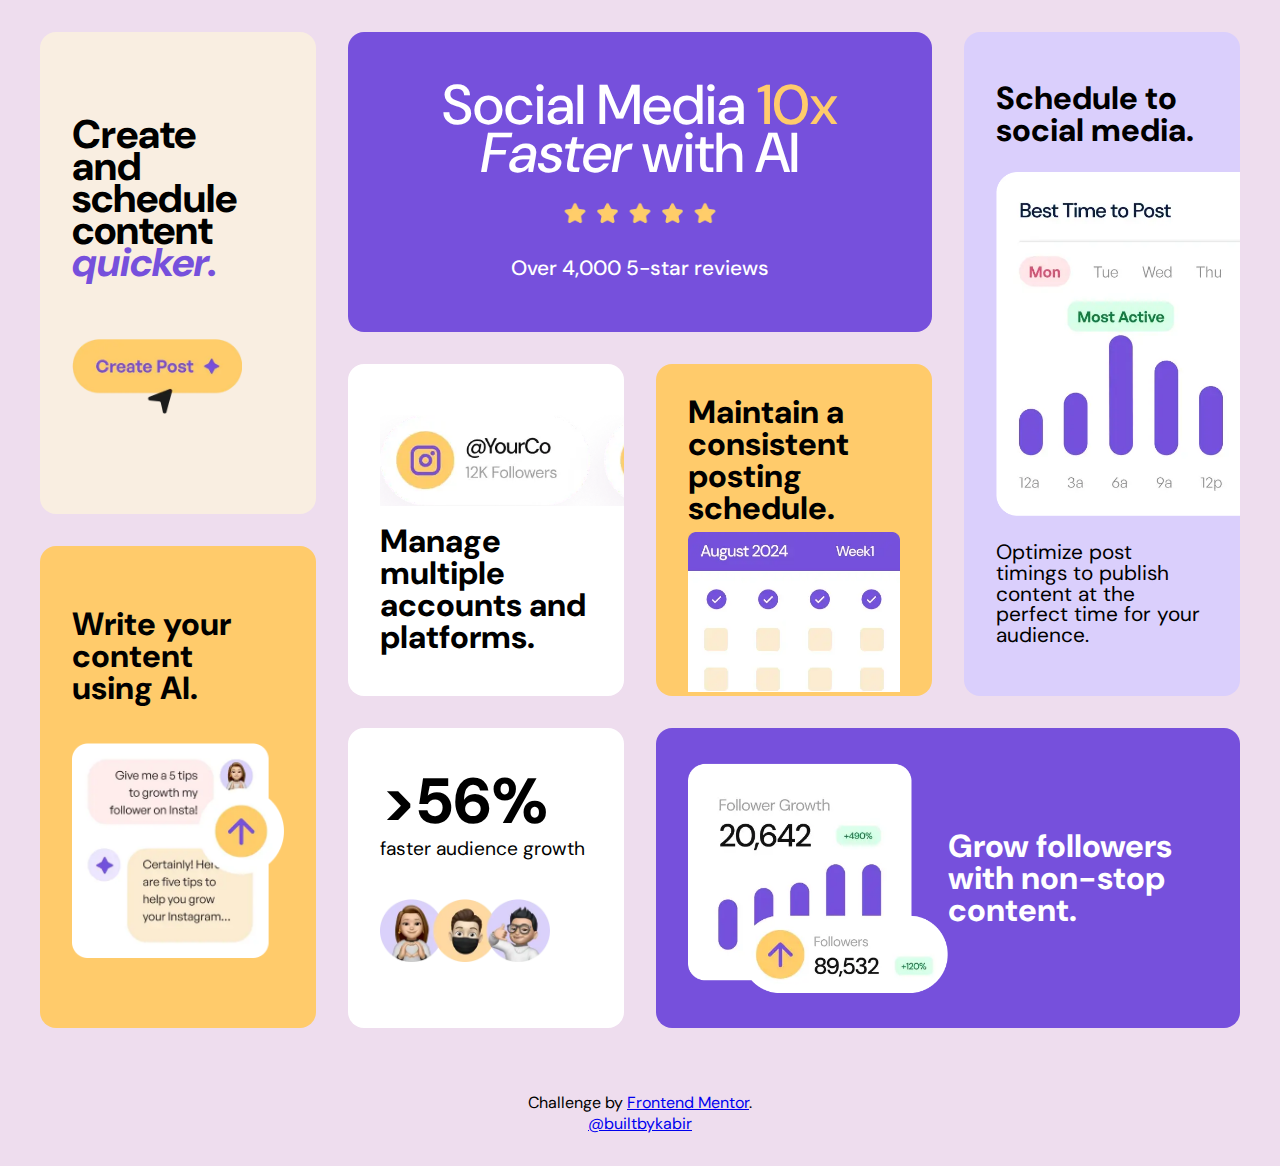
<file: bento-grid/index.html>
<!doctype html>
<html lang="en">
  <head>
    <meta charset="UTF-8" />
    <meta name="viewport" content="width=device-width, initial-scale=1.0" />
    <link
      rel="icon"
      type="image/png"
      sizes="32x32"
      href="./assets/images/favicon-32x32.png"
    />
    <title>Bento Grid</title>
    <link rel="stylesheet" href="style.css" />
  </head>
  <body>
    <div class="container">
      <div class="card social-media">
        <p>Social Media <span>10x</span> <i>Faster</i> with AI</p>
        <img src=".\assets\images\illustration-five-stars.webp" alt="" />
        <p>Over 4,000 5-star reviews</p>
      </div>

      <div class="card multiple-accounts">
        <img
          src=".\assets\images\illustration-multiple-platforms.webp"
          alt=""
        />
        <p>Manage multiple accounts and platforms.</p>
      </div>

      <div class="card posting-schedule">
        <p>Maintain a consistent posting schedule.</p>
        <img
          src=".\assets\images\illustration-consistent-schedule.webp"
          alt=""
        />
      </div>

      <div class="card optimize-timing">
        <p>Schedule to social media.</p>
        <img src=".\assets\images\illustration-schedule-posts.webp" alt="" />
        <p>
          Optimize post timings to publish content at the perfect time for your
          audience.
        </p>
      </div>

      <div class="card grow-followers">
        <img src=".\assets\images\illustration-grow-followers.webp" alt="" />
        <p>
          Grow followers<br />
          with non-stop content.
        </p>
      </div>

      <div class="card audience-growth">
        <p>
          <span>&gt;56%</span><br />
          faster audience growth
        </p>
        <img src=".\assets\images\illustration-audience-growth.webp" alt="" />
      </div>

      <div class="card schedule-content">
        <p>
          Create and schedule content <span><i>quicker.</i></span>
        </p>
        <img src=".\assets\images\illustration-create-post.webp" alt="" />
      </div>

      <div class="card ai-content">
        <p>Write your content using AI.</p>
        <img src=".\assets\images\illustration-ai-content.webp" alt="" />
      </div>
    </div>

    <div class="attribution">
      Challenge by
      <a href="https://www.frontendmentor.io?ref=challenge" target="_blank"
        >Frontend Mentor</a
      >.<br />
      <a href="https://github.com/builtbykabir" target="_blank"
        >@builtbykabir</a
      >
    </div>
  </body>
</html>
</file>
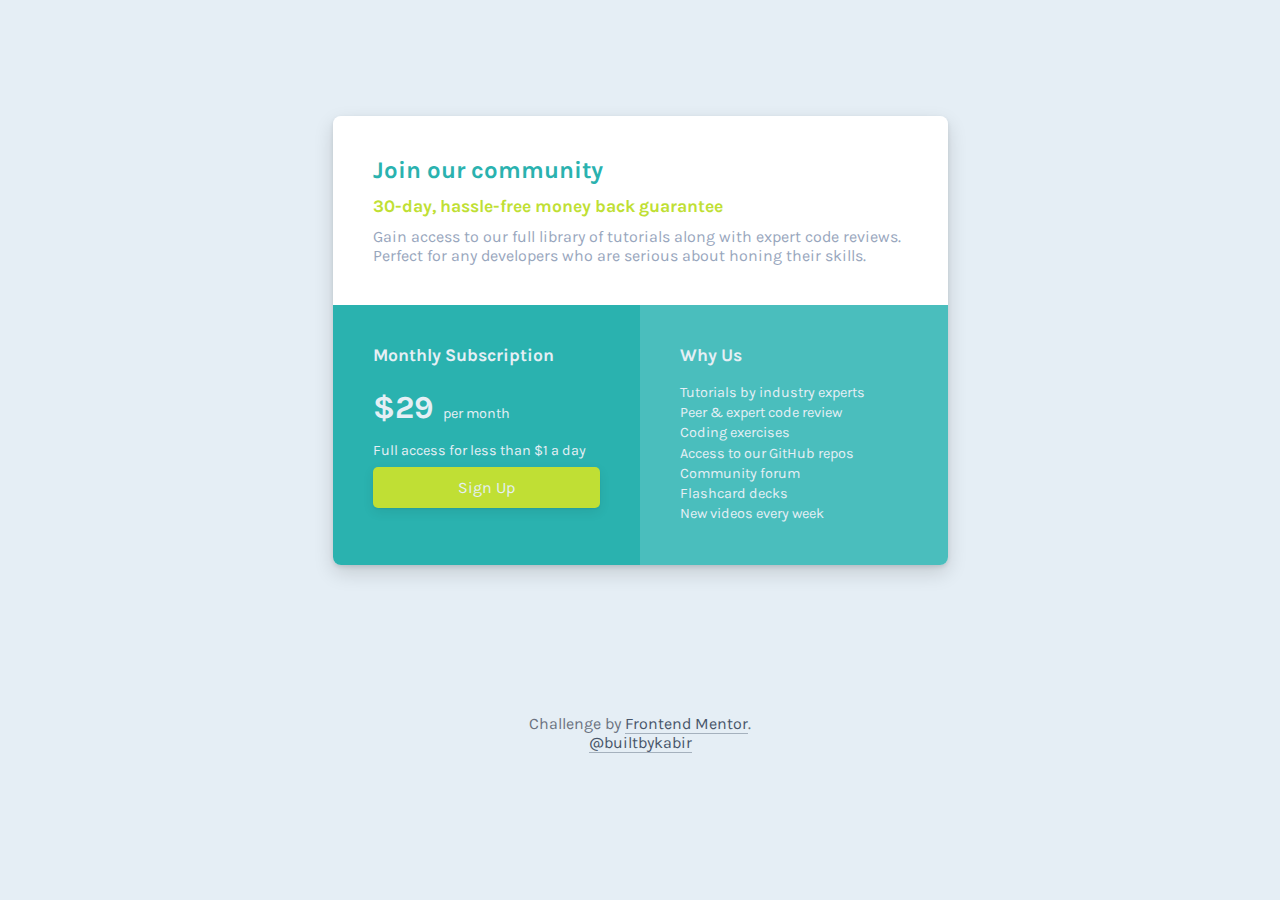
<file: price-grid-component/index.html>
<!DOCTYPE html>
<html lang="en">
  <head>
    <meta charset="UTF-8" />
    <meta name="viewport" content="width=device-width, initial-scale=1.0" />
    <link
      rel="icon"
      type="image/png"
      sizes="32x32"
      href="./images/favicon-32x32.png"
    />
    <title>Single Price Grid Component</title>
    <link rel="stylesheet" href="styles.css" />
  </head>
  <body>
    <div class="container">
      <div class="community-section">
        <h1>Join our community</h1>
        <p class="community-byline">30-day, hassle-free money back guarantee</p>
        <p class="community-description">
          Gain access to our full library of tutorials along with expert code
          reviews. Perfect for any developers who are serious about honing their
          skills.
        </p>
      </div>
      <div class="price-section">
        <h2>Monthly Subscription</h2>
        <p><span>&dollar;29</span>&nbsp; &nbsp;per month</p>
        <p>Full access for less than &dollar;1 a day</p>
        <button>Sign Up</button>
      </div>
      <div class="why-us-section">
        <h3>Why Us</h3>
        <ul>
          <li>Tutorials by industry experts</li>
          <li>Peer &amp; expert code review</li>
          <li>Coding exercises</li>
          <li>Access to our GitHub repos</li>
          <li>Community forum</li>
          <li>Flashcard decks</li>
          <li>New videos every week</li>
        </ul>
      </div>
    </div>

    <div class="attribution">
      Challenge by
      <a href="https://www.frontendmentor.io?ref=challenge" target="_blank"
        >Frontend Mentor</a
      >.<br />
      <a href="https://github.com/builtbykabir" target="_blank"
        >@builtbykabir</a
      >
    </div>
  </body>
</html>
</file>
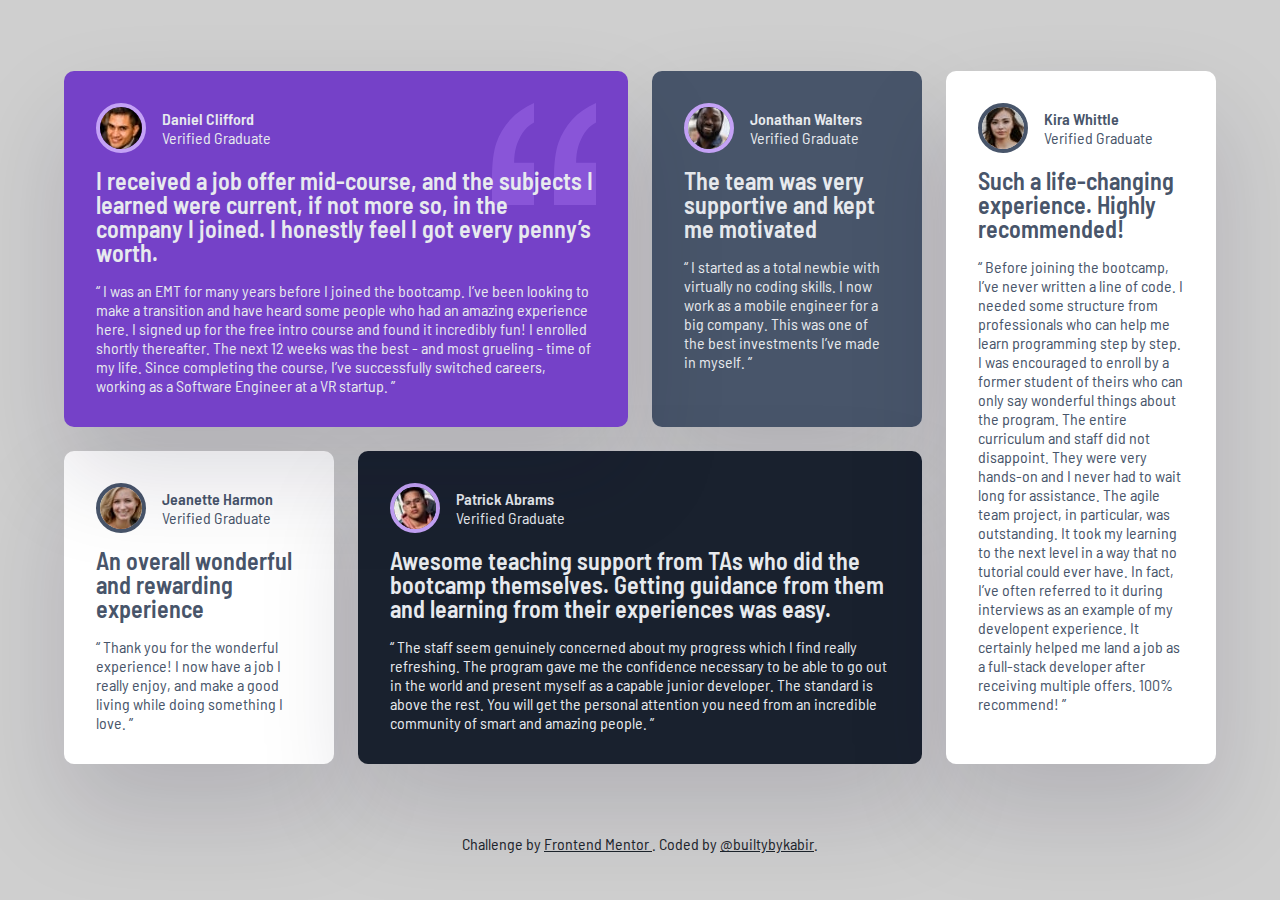
<file: testimonials-grid-section/index.html>
<!DOCTYPE html>
<html lang="en">
<head>
  <meta charset="UTF-8" />
  <meta name="viewport" content="width=device-width, initial-scale=1.0" />
  <link rel="icon" type="image/png" sizes="32x32" href="./images/favicon-32x32.png" />
  <link rel="stylesheet" href="style.css" />
  <title>Testimonials Grid Section</title>
</head>

<body>
  <div class="container">
    <div class="card">
      <div class="profile">
        <div class="img">
          <img src="./images/image-daniel.jpg" alt="" />
        </div>
        <div class="name">
          <p>Daniel Clifford</p>
          <p>Verified Graduate</p>
        </div>
      </div>
      <div class="quotation-svg">
          <img src="./images/bg-pattern-quotation.svg" alt="">
        </div>
      <div class="content">
        <p>
          I received a job offer mid-course, and the subjects I learned were current, if not more so, in the company I joined. I honestly feel I got every penny’s worth.
        </p>
        <p>
          “ I was an EMT for many years before I joined the bootcamp. I’ve been looking to make a 
          transition and have heard some people who had an amazing experience here. I signed up 
          for the free intro course and found it incredibly fun! I enrolled shortly thereafter. 
          The next 12 weeks was the best - and most grueling - time of my life. Since completing 
          the course, I’ve successfully switched careers, working as a Software Engineer at a VR startup. ”
        </p>
      </div>
    </div>

    <div class="card">
      <div class="profile">
        <div class="img">
          <img src="./images/image-jonathan.jpg" alt="" />
        </div>
        <div class="name">
          <p>Jonathan Walters</p>
          <p>Verified Graduate</p>
        </div>
      </div>
      <div class="content">
        <p>The team was very supportive and kept me motivated</p>
        <p>
          “ I started as a total newbie with virtually no coding skills. I now work as a mobile engineer 
          for a big company. This was one of the best investments I’ve made in myself. ”
        </p>
      </div>
    </div>

    <div class="card">
      <div class="profile">
        <div class="img">
          <img src="./images/image-jeanette.jpg" alt="" />
        </div>
        <div class="name">
          <p>Jeanette Harmon</p>
          <p>Verified Graduate</p>
        </div>
      </div>
      <div class="content">
        <p>An overall wonderful and rewarding experience</p>
        <p>
          “ Thank you for the wonderful experience! I now have a job I really enjoy, and make a good living 
          while doing something I love. ”
        </p>
      </div>
    </div>

    <div class="card">
      <div class="profile">
        <div class="img">
          <img src="./images/image-patrick.jpg" alt="" />
        </div>
        <div class="name">
          <p>Patrick Abrams</p>
          <p>Verified Graduate</p>
        </div>
      </div>
      <div class="content">
        <p>
          Awesome teaching support from TAs who did the bootcamp themselves. Getting guidance from them and 
          learning from their experiences was easy.
        </p>
        <p>
          “ The staff seem genuinely concerned about my progress which I find really refreshing. The program 
          gave me the confidence necessary to be able to go out in the world and present myself as a capable 
          junior developer. The standard is above the rest. You will get the personal attention you need from 
          an incredible community of smart and amazing people. ”
        </p>
      </div>
    </div>

    <div class="card">
      <div class="profile">
        <div class="img">
          <img src="./images/image-kira.jpg" alt="" />
        </div>
        <div class="name">
          <p>Kira Whittle</p>
          <p>Verified Graduate</p>
        </div>
      </div>
      <div class="content">
        <p>Such a life-changing experience. Highly recommended!</p>
        <p>
          “ Before joining the bootcamp, I’ve never written a line of code. I needed some structure from 
          professionals who can help me learn programming step by step. I was encouraged to enroll by a former 
          student of theirs who can only say wonderful things about the program. The entire curriculum and staff 
          did not disappoint. They were very hands-on and I never had to wait long for assistance. The agile team 
          project, in particular, was outstanding. It took my learning to the next level in a way that no tutorial 
          could ever have. In fact, I’ve often referred to it during interviews as an example of my developent 
          experience. It certainly helped me land a job as a full-stack developer after receiving multiple offers. 
          100% recommend! ”
        </p>
      </div>
    </div>
  </div>

  <div class="attribution">
    Challenge by
    <a href="https://www.frontendmentor.io?ref=challenge" target="_blank">
      Frontend Mentor
    </a>.
    Coded by <a href="https://github.com/builtbykabir">@builtybykabir</a>.
  </div>
</body>
</html>
</file>
<file: bento-grid/style.css>
@import url("https://fonts.googleapis.com/css2?family=DM+Sans:ital,opsz,wght@0,9..40,100..1000;1,9..40,100..1000&display=swap");

* {
  margin: 0;
  padding: 0;
  box-sizing: border-box;
  font-family: "DM Sans";
}

body {
  min-height: 100vh;
  display: flex;
  flex-direction: column;
  justify-content: center;
  align-items: center;
  background-color: #ede;
}

.container {
  width: 350px;
}

.card {
  margin: 1rem 0;
  width: 100%;
  display: flex;
  flex-direction: column;
  align-items: center;
  justify-content: center;
  border-radius: 1rem;
  text-align: left;
  padding: 2rem;
}

.social-media {
  background-color: hsl(256, 67%, 59%);
  grid-area: area1;
  color: #fff;
  text-align: center;
  grid-column: 2/4;
  grid-row: 1/2;
}

.social-media p span {
  color: hsl(39, 100%, 71%);
}

.card img {
  width: 80%;
  padding: 0.5rem 0;
}

.social-media p:nth-child(1) {
  line-height: 2.2rem;
  width: 80%;
  font-size: 2rem;
  font-weight: 500;
}

.multiple-accounts {
  background-color: hsl(0, 0%, 100%);
  grid-area: area2;
  grid-column: 2/3;
  grid-row: 2/4;
}

.posting-schedule {
  background-color: hsl(39, 100%, 71%);
  align-items: flex-start;
  padding-bottom: 0;
  grid-area: area3;
  grid-column: 3/4;
  grid-row: 2/4;
}

.card p {
  line-height: 1.3rem;
  font-size: 1.3rem;
  font-weight: bold;
}

.optimize-timing {
  background-color: hsl(254, 88%, 90%);
  grid-area: area4;
  text-align: center;
  grid-column: 4/5;
  grid-row: 1/4;
}

.optimize-timing p {
  font-weight: 500;
}

.grow-followers {
  background-color: hsl(256, 67%, 59%);
  grid-area: area5;
  text-align: center;
  grid-column: 3/5;
  grid-row: 4/5;
}

.grow-followers p {
  color: hsl(0, 0%, 100%);
}

.audience-growth {
  background-color: hsl(0, 0%, 100%);
  align-items: flex-start;
  grid-area: area6;
  grid-column: 2/3;
  grid-row: 4/5;
}

.audience-growth p span {
  font-size: 2rem;
  font-weight: 800;
}

.schedule-content {
  background-color: hsl(31, 66%, 93%);
  align-items: flex-start;
  grid-area: area7;
  grid-column: 1/2;
  grid-row: 1/3;
}

.schedule-content p {
  width: 80%;
  font-weight: 500;
}

.schedule-content p span {
  color: hsl(256, 67%, 59%);
}

.ai-content {
  background-color: hsl(39, 100%, 71%);
  align-items: flex-start;
  grid-area: area8;
  grid-column: 1/2;
  grid-row: 3/5;
}

.ai-content p {
  text-align: left;
  font-size: 1.5rem;
  line-height: 1.5rem;
  width: 80%;
  font-weight: 800;
}

.attribution {
  padding: 2rem;
  text-align: center;
}

@media (min-width: 1200px) {
  .container {
    margin: 2rem auto;
    text-align: left;
    width: 1200px;
    display: grid;
    grid-template-columns: repeat(4, 1fr);
    /* grid-template-areas:
      "area7 area1 area1 area4"
      "area7 area2 area3 area4"
      "area8 area6 area5 area5"; */

    grid-template-rows: 300px 150px 150px 300px;
    gap: 2rem;
  }

  .optimize-timing {
    justify-content: space-evenly;
  }

  .optimize-timing p:nth-child(1) {
    font-size: 2rem;
    line-height: 2rem;
    font-weight: 800;
  }

  .card {
    margin: unset;
    justify-content: space-evenly;
    overflow: hidden;
    text-align: left;
  }

  .card p {
    font-size: 2rem;
    line-height: 2rem;
    font-weight: 800;
    padding: unset;
  }

  .multiple-accounts img {
    align-self: self-start;
    width: unset;
    height: 40%;
    object-fit: cover;
    display: block;
  }

  .posting-schedule img {
    width: 100%;
  }

  .grow-followers {
    flex-direction: row;
  }

  .grow-followers img {
    width: 50%;
  }

  .ai-content img {
    align-self: center;
    width: 100%;
  }

  .schedule-content p {
    font-size: 2.5rem;
    line-height: 2rem;
  }

  .audience-growth p span {
    font-size: 4rem;
  }

  .audience-growth p {
    font-size: 1.2rem;
    font-weight: normal;
  }
  .optimize-timing p {
    font-size: 1.3rem;
    line-height: 1.3rem;
    font-weight: normal;
  }

  .optimize-timing img {
    align-self: self-start;
    width: unset;
    height: 60%;
    object-fit: cover;
  }

  .social-media p:nth-child(1) {
    font-size: 3.5rem;
    line-height: 3rem;
    text-align: center;
  }

  .social-media p {
    font-size: 1.3rem;
    font-weight: 500;
  }

  .social-media img {
    width: 30%;
  }
}

@media (max-width: 360px) {
  .container {
    width: 250px;
  }
}

@media (max-width: 260px) {
  .container {
    width: 240px;
  }
}
</file>
<file: price-grid-component/styles.css>
@import url("https://fonts.googleapis.com/css2?family=Karla:ital,wght@0,200..800;1,200..800&display=swap");

* {
  margin: 0;
  padding: 0;
  font-family: "Karla", sans-serif;
}

body {
  background-color: #e5eef5;
  display: flex;
  flex-direction: column;
  align-items: center;
  justify-content: space-evenly;
  min-height: 100vh;
}

.container {
  display: grid;
  width: 615px;
  grid-template-columns: repeat(2, 2fr);
  border-radius: 0.5rem;
  overflow: hidden;
  box-shadow: 0 2px 4px rgba(0, 0, 0, 0.1), 0 8px 20px rgba(0, 0, 0, 0.14);
}

.community-section,
.price-section,
.why-us-section {
  padding: 2.5rem;
}

.community-section {
  grid-column: span 2;
  background-color: #fff;
  display: flex;
  flex-direction: column;
  justify-content: space-evenly;
}

.community-section h1 {
  color: hsl(179, 62%, 43%);
  font-size: 1.5rem;
}

.community-section .community-byline {
  color: hsl(71, 73%, 54%);
  font-weight: bold;
  padding: 0.7rem 0;
  font-size: 1.1rem;
}

.community-section .community-description {
  color: hsl(218, 22%, 67%);
  font-size: 1rem;
}

.price-section {
  background-color: hsl(179, 62%, 43%);
  color: hsl(204, 43%, 93%);
}

.price-section h2 {
  padding-bottom: 1rem;
  font-size: 1.1rem;
}

.price-section p {
  padding: 0.5rem 0;
  font-size: 0.9rem;
}

.price-section p span {
  font-size: 2rem;
  font-weight: bold;
}

.price-section button {
  all: unset;
  display: inline-flex;
  align-items: center;
  justify-content: center;
  cursor: pointer;
  max-width: 220px;
  width: 90%;
  padding: 0.7rem;
  box-shadow: 0 1px 2px rgba(0, 0, 0, 0.06), 0 4px 12px rgba(0, 0, 0, 0.08);
  border-radius: 5px;
  background-color: hsl(71, 73%, 54%);
  color: hsl(204, 43%, 93%);
  transition: transform 0.15s ease, box-shadow 0.15s ease,
    background-color 0.15s ease;
}

.price-section button:hover {
  transform: translateY(-1px);
  box-shadow: 0 4px 8px rgba(0, 0, 0, 0.14), 0 12px 32px rgba(0, 0, 0, 0.18);
}

.why-us-section {
  background-color: #4abebd;
  color: hsl(204, 43%, 93%);
}

.why-us-section h3 {
  padding-bottom: 1rem;
  font-size: 1.1rem;
}

.why-us-section ul {
  list-style: none;
  padding: 0.1rem 0;
}

.why-us-section ul li {
  font-size: 0.9rem;
  padding: 0.1rem 0;
}

@media (max-width: 660px) {
  .container {
    width: 400px;
    grid-template-columns: 1fr;
    margin: 2rem 0;
  }
  .community-section {
    grid-column: span 1;
  }
}

@media (max-width: 460px) {
  .container {
    width: 80%;
  }
}

.attribution{
    text-align: center;
}

.attribution {
  padding: 2rem;
  font-size: 1rem;
  text-align: center;
  color: #6b7280;
}

.attribution a {
  color: #475569;
  text-decoration: none;
  border-bottom: 1px solid rgba(71, 85, 105, 0.4);
  transition:
    color 0.15s ease,
    border-color 0.15s ease;
}

.attribution a:hover {
  color: #1e293b;
  border-bottom-color: rgba(30, 41, 59, 0.8);
}

.attribution a:focus-visible {
  outline: 2px solid #2563eb;
  outline-offset: 2px;
}
</file>
<file: testimonials-grid-section/style.css>
@import url("https://fonts.googleapis.com/css2?family=Barlow+Semi+Condensed:ital,wght@0,100;0,200;0,300;0,400;0,500;0,600;0,700;0,800;0,900;1,100;1,200;1,300;1,400;1,500;1,600;1,700;1,800;1,900&display=swap");

* {
  margin: 0;
  padding: 0;
  box-sizing: border-box;
  font-family: "Barlow Semi Condensed";
  color: hsl(214, 17%, 92%);
}

body {
  min-height: 100vh;
  display: flex;
  flex-direction: column;
  justify-content: space-evenly;
  align-items: center;
  background-color: hsl(0, 0%, 81%);
}

.container {
  display: flex;
  flex-direction: column;
  gap: 2rem;
  margin: 2rem 0;
}

.card {
  display: flex;
  flex-direction: column;
  gap: 1rem;
  padding: 2rem;
  width: 300px;
  border-radius: 10px;
  box-shadow: rgba(17, 12, 46, 0.15) 0px 48px 100px 0px;
}

.card .profile {
  display: flex;
  align-items: center;
  justify-content: left;
  gap: 1rem;
}

.card .profile .img {
  height: 50px;
  width: 50px;
  border-radius: 50%;
  overflow: hidden;
  object-fit: cover;
  display: flex;
  align-items: center;
  justify-content: center;
  border: 4px solid hsl(264, 82%, 80%);
}

.card .profile .img {
  flex-shrink: 0;
}

.card .profile p:nth-child(1) {
  font-weight: 600;
}

.card .content {
  display: flex;
  flex-direction: column;
  gap: 1rem;
}

.card .content p:nth-child(1) {
  font-weight: 600;
  font-size: 1.5rem;
  line-height: 1.5rem;
}

.container .card:nth-child(1) {
  background-color: hsl(263, 55%, 52%);
  grid-area: one;
}

.container .card:nth-child(1) .quotation-svg img {
  display: none;
}
.container .card:nth-child(2) {
  background-color: hsl(217, 19%, 35%);
  grid-area: two;
}
.container .card:nth-child(3) {
  background-color: hsl(0, 0%, 100%);
  grid-area: three;
}

.container .card:nth-child(3) p,
.container .card:nth-child(5) p {
  color: hsl(217, 19%, 35%);
}

.container .card:nth-child(3) .img,
.container .card:nth-child(5) .img {
  border: 4px solid hsl(217, 19%, 35%);
}

.container .card:nth-child(4) {
  background-color: hsl(219, 29%, 14%);
  grid-area: four;
}
.container .card:nth-child(5) {
  background-color: hsl(0, 0%, 100%);
  grid-area: five;
}

.attribution {
  margin-bottom: 0.5rem;
  text-align: center;
  color: hsl(212, 21%, 14%);
}

.attribution a {
  color: hsl(212, 21%, 14%);
}

@media (min-width: 768px) {
  .container {
    display: grid;
    width: 90%;
    grid-template-columns: repeat(4, 1fr);
    grid-template-areas:
      "one one two five"
      "three four four five";
    gap: 1.5rem;
  }
  .card {
    width: unset;
  }
  .container .card:nth-child(1) {
    position: relative;
    z-index: 0;
  }
  .container .card:nth-child(1) .quotation-svg{
    position: absolute;
    top: 2rem;
    right: 2rem;
    z-index: 1 ;
  }

  .container .card:nth-child(1) .profile,
.container .card:nth-child(1) .content {
  position: relative;
  z-index: 2;
}

  .container .card:nth-child(1) .quotation-svg img {
    display: unset;
    opacity: 0.4;
  pointer-events: none;
  }
}

@media(max-width:424px){
  .container{
    align-items: center;
    justify-content: space-evenly;
  }
  .card{
    width: 80%;
  }
}
</file>
